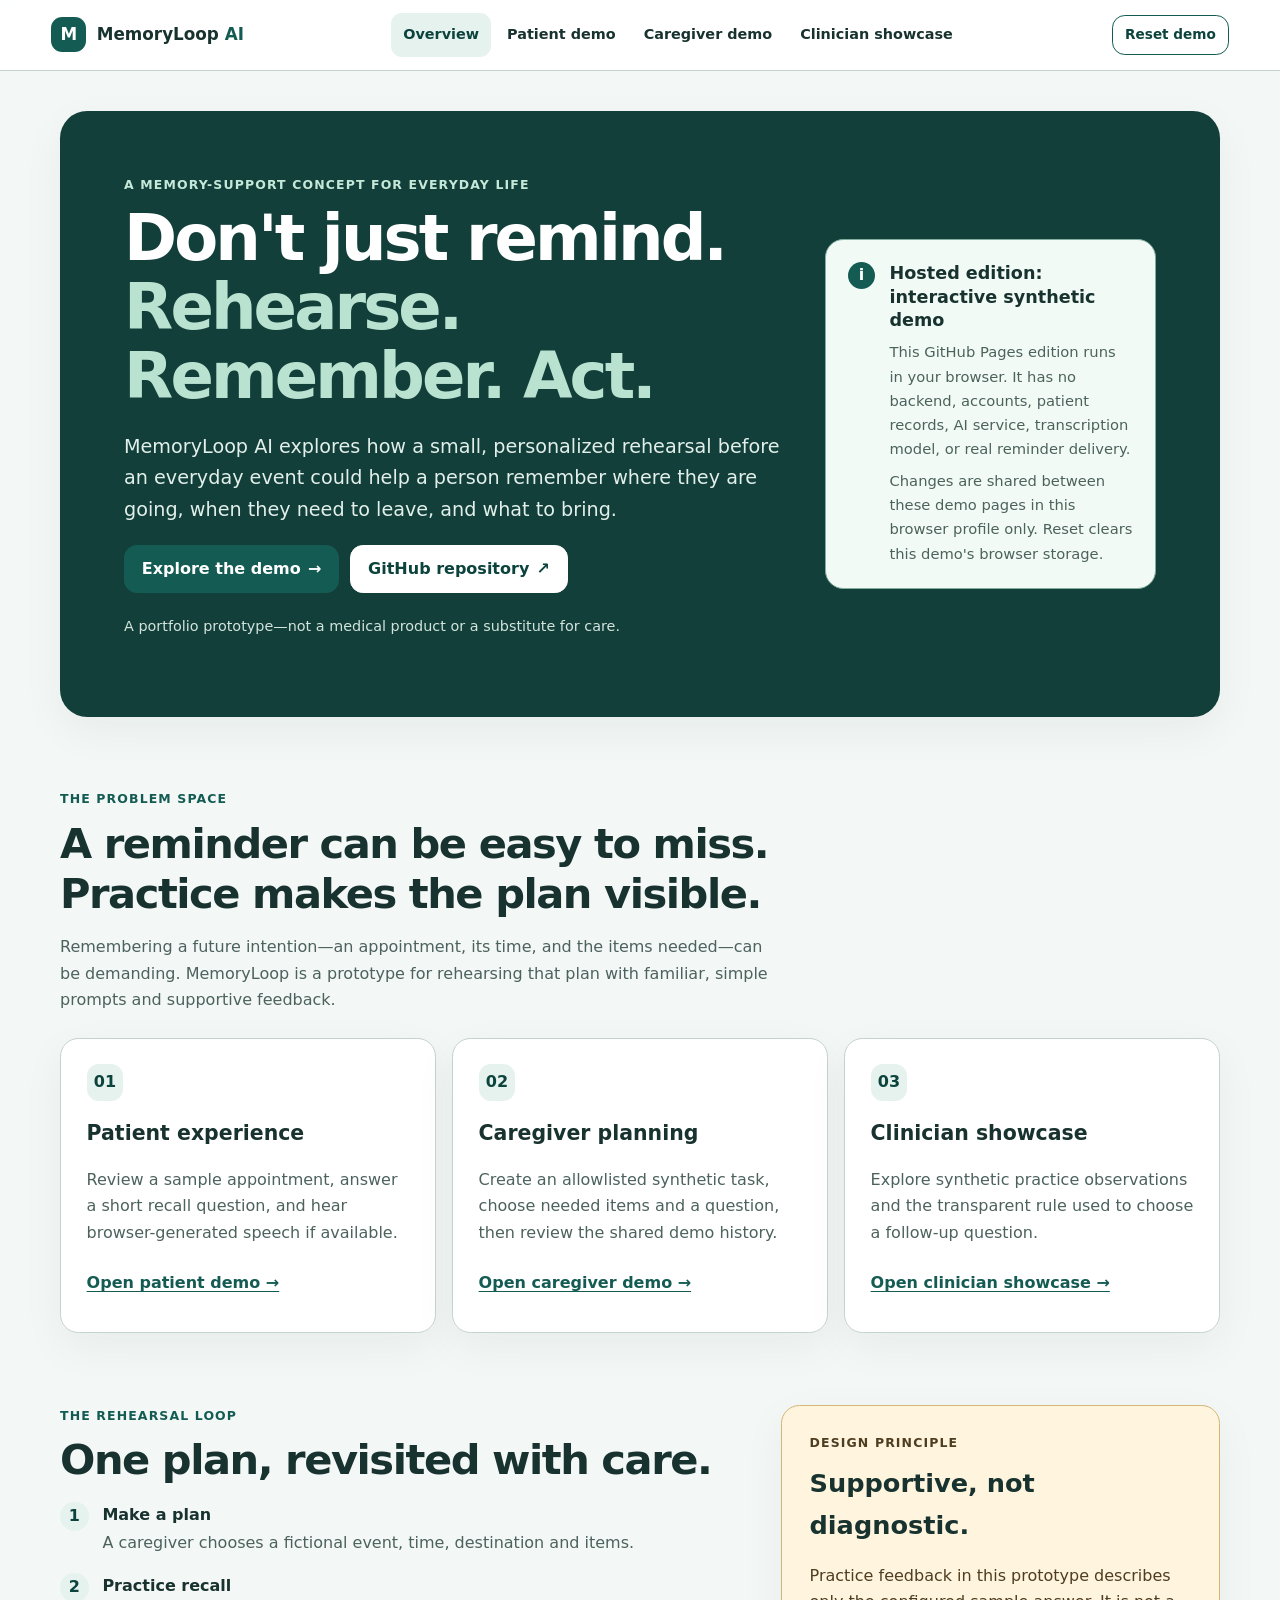
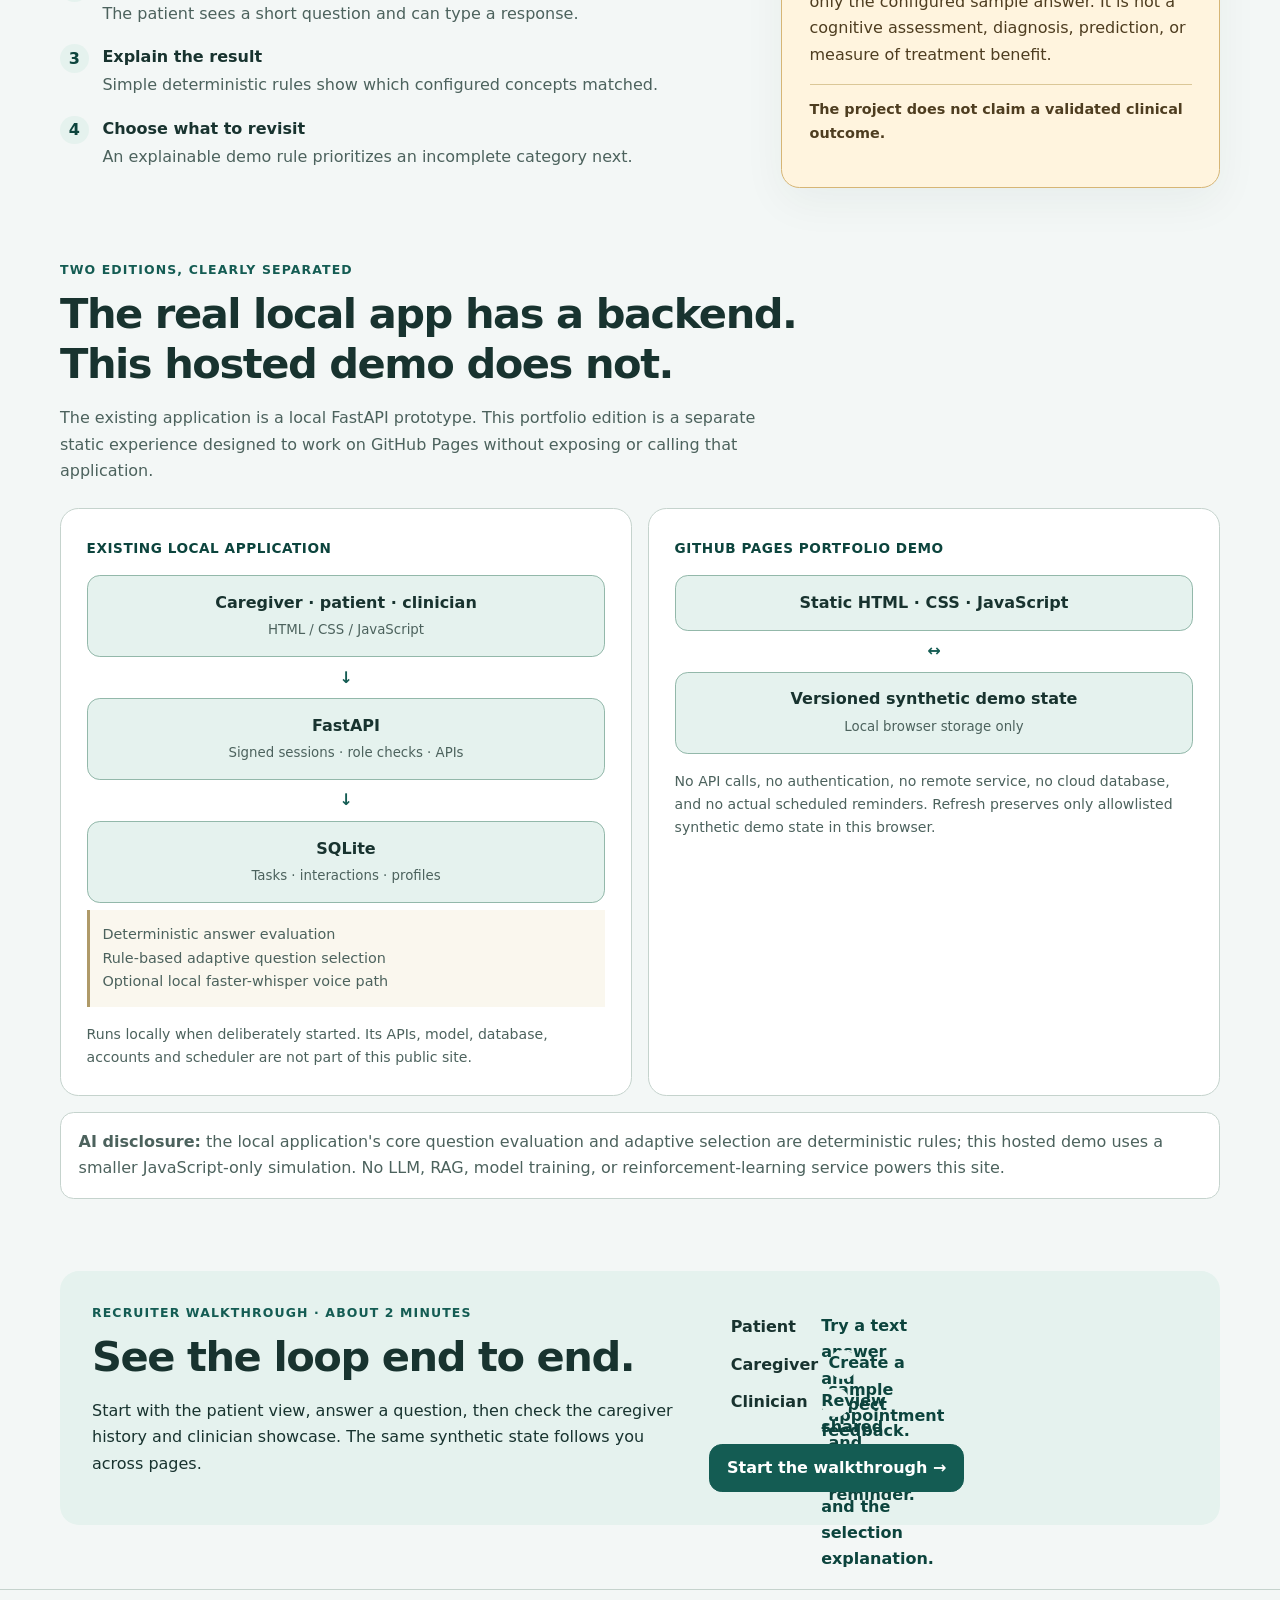
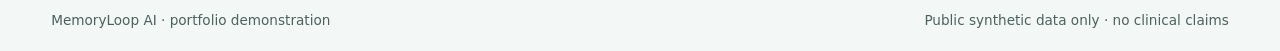
<file: index.html>
<!doctype html>
<html lang="en">
<head>
  <meta charset="utf-8">
  <meta name="viewport" content="width=device-width, initial-scale=1">
  <meta name="color-scheme" content="light">
  <meta name="referrer" content="no-referrer">
  <meta http-equiv="Content-Security-Policy" content="default-src 'self'; script-src 'self'; style-src 'self'; img-src 'self' data:; connect-src 'none'; object-src 'none'; base-uri 'self'; form-action 'self'">
  <title>MemoryLoop AI | Interactive Portfolio Demo</title>
  <link rel="stylesheet" href="demo.css">
  <script src="demo-state.js" defer></script>
  <script src="demo-ui.js" defer></script>
</head>
<body data-page="landing">
  <a class="skip-link" href="#main">Skip to content</a>
  <header class="site-header">
    <a class="brand" href="index.html" aria-label="MemoryLoop AI home">
      <span class="brand-mark" aria-hidden="true">M</span>
      <span>MemoryLoop <span class="brand-light">AI</span></span>
    </a>
    <nav class="primary-nav" aria-label="Main navigation">
      <a href="index.html" aria-current="page">Overview</a>
      <a href="patient.html">Patient demo</a>
      <a href="caregiver.html">Caregiver demo</a>
      <a href="clinician.html">Clinician showcase</a>
    </nav>
    <button class="button button-small button-outline reset-button" type="button" data-reset-demo>Reset demo</button>
  </header>
  <main id="main" class="page-shell">
    <section class="hero hero-grid" aria-labelledby="hero-title">
      <div class="hero-copy">
        <p class="eyebrow">A memory-support concept for everyday life</p>
        <h1 id="hero-title">Don't just remind.<br><span>Rehearse. Remember. Act.</span></h1>
        <p class="hero-lede">MemoryLoop AI explores how a small, personalized rehearsal before an everyday event could help a person remember where they are going, when they need to leave, and what to bring.</p>
        <div class="button-row">
          <a class="button button-primary" href="patient.html">Explore the demo <span aria-hidden="true">→</span></a>
          <a class="button button-light" href="https://github.com/nikhilasds25-bit/sixth-sense" target="_blank" rel="noopener noreferrer">GitHub repository <span aria-hidden="true">↗</span></a>
        </div>
        <p class="hero-caption">A portfolio prototype—not a medical product or a substitute for care.</p>
      </div>
      <aside class="demo-notice" aria-label="Hosted demo limitations">
        <span class="notice-icon" aria-hidden="true">i</span>
        <div>
          <h2>Hosted edition: interactive synthetic demo</h2>
          <p>This GitHub Pages edition runs in your browser. It has no backend, accounts, patient records, AI service, transcription model, or real reminder delivery.</p>
          <p>Changes are shared between these demo pages in this browser profile only. Reset clears this demo's browser storage.</p>
        </div>
      </aside>
    </section>

    <section class="section-block" aria-labelledby="problem-title">
      <div class="section-heading">
        <p class="eyebrow">The problem space</p>
        <h2 id="problem-title">A reminder can be easy to miss.<br>Practice makes the plan visible.</h2>
        <p>Remembering a future intention—an appointment, its time, and the items needed—can be demanding. MemoryLoop is a prototype for rehearsing that plan with familiar, simple prompts and supportive feedback.</p>
      </div>
      <div class="feature-grid three-up">
        <article class="feature-card">
          <span class="feature-number">01</span>
          <h3>Patient experience</h3>
          <p>Review a sample appointment, answer a short recall question, and hear browser-generated speech if available.</p>
          <a class="text-link" href="patient.html">Open patient demo →</a>
        </article>
        <article class="feature-card">
          <span class="feature-number">02</span>
          <h3>Caregiver planning</h3>
          <p>Create an allowlisted synthetic task, choose needed items and a question, then review the shared demo history.</p>
          <a class="text-link" href="caregiver.html">Open caregiver demo →</a>
        </article>
        <article class="feature-card">
          <span class="feature-number">03</span>
          <h3>Clinician showcase</h3>
          <p>Explore synthetic practice observations and the transparent rule used to choose a follow-up question.</p>
          <a class="text-link" href="clinician.html">Open clinician showcase →</a>
        </article>
      </div>
    </section>

    <section class="section-block split-section" aria-labelledby="approach-title">
      <div>
        <p class="eyebrow">The rehearsal loop</p>
        <h2 id="approach-title">One plan, revisited with care.</h2>
        <ol class="step-list">
          <li><span>1</span><div><strong>Make a plan</strong><p>A caregiver chooses a fictional event, time, destination and items.</p></div></li>
          <li><span>2</span><div><strong>Practice recall</strong><p>The patient sees a short question and can type a response.</p></div></li>
          <li><span>3</span><div><strong>Explain the result</strong><p>Simple deterministic rules show which configured concepts matched.</p></div></li>
          <li><span>4</span><div><strong>Choose what to revisit</strong><p>An explainable demo rule prioritizes an incomplete category next.</p></div></li>
        </ol>
      </div>
      <aside class="principle-card">
        <p class="eyebrow">Design principle</p>
        <h3>Supportive, not diagnostic.</h3>
        <p>Practice feedback in this prototype describes only the configured sample answer. It is not a cognitive assessment, diagnosis, prediction, or measure of treatment benefit.</p>
        <p class="principle-foot">The project does not claim a validated clinical outcome.</p>
      </aside>
    </section>

    <section class="section-block" aria-labelledby="architecture-title">
      <div class="section-heading">
        <p class="eyebrow">Two editions, clearly separated</p>
        <h2 id="architecture-title">The real local app has a backend.<br>This hosted demo does not.</h2>
        <p>The existing application is a local FastAPI prototype. This portfolio edition is a separate static experience designed to work on GitHub Pages without exposing or calling that application.</p>
      </div>
      <div class="architecture-grid">
        <article class="architecture-card real-architecture">
          <span class="architecture-label">Existing local application</span>
          <div class="architecture-flow">
            <div class="architecture-node">Caregiver · patient · clinician<br><small>HTML / CSS / JavaScript</small></div>
            <span aria-hidden="true">↓</span>
            <div class="architecture-node">FastAPI<br><small>Signed sessions · role checks · APIs</small></div>
            <span aria-hidden="true">↓</span>
            <div class="architecture-node">SQLite<br><small>Tasks · interactions · profiles</small></div>
            <div class="architecture-side">Deterministic answer evaluation<br>Rule-based adaptive question selection<br>Optional local faster-whisper voice path</div>
          </div>
          <p class="small-note">Runs locally when deliberately started. Its APIs, model, database, accounts and scheduler are not part of this public site.</p>
        </article>
        <article class="architecture-card hosted-architecture">
          <span class="architecture-label">GitHub Pages portfolio demo</span>
          <div class="architecture-flow">
            <div class="architecture-node">Static HTML · CSS · JavaScript</div>
            <span aria-hidden="true">↔</span>
            <div class="architecture-node">Versioned synthetic demo state<br><small>Local browser storage only</small></div>
          </div>
          <p class="small-note">No API calls, no authentication, no remote service, no cloud database, and no actual scheduled reminders. Refresh preserves only allowlisted synthetic demo state in this browser.</p>
        </article>
      </div>
      <p class="disclosure"><strong>AI disclosure:</strong> the local application's core question evaluation and adaptive selection are deterministic rules; this hosted demo uses a smaller JavaScript-only simulation. No LLM, RAG, model training, or reinforcement-learning service powers this site.</p>
    </section>

    <section class="guided-card" aria-labelledby="guided-title">
      <div>
        <p class="eyebrow">Recruiter walkthrough · about 2 minutes</p>
        <h2 id="guided-title">See the loop end to end.</h2>
        <p>Start with the patient view, answer a question, then check the caregiver history and clinician showcase. The same synthetic state follows you across pages.</p>
      </div>
      <ol class="walkthrough-list">
        <li><strong>Patient</strong><span>Try a text answer and inspect feedback.</span></li>
        <li><strong>Caregiver</strong><span>Create a sample appointment and simulate a reminder.</span></li>
        <li><strong>Clinician</strong><span>Review shared demo observations and the selection explanation.</span></li>
      </ol>
      <a class="button button-primary" href="patient.html">Start the walkthrough →</a>
    </section>
  </main>
  <footer class="site-footer">
    <span>MemoryLoop AI · portfolio demonstration</span>
    <span>Public synthetic data only · no clinical claims</span>
  </footer>
  <div class="toast-region" role="status" aria-live="polite" aria-atomic="true" data-toast></div>
</body>
</html>
</file>
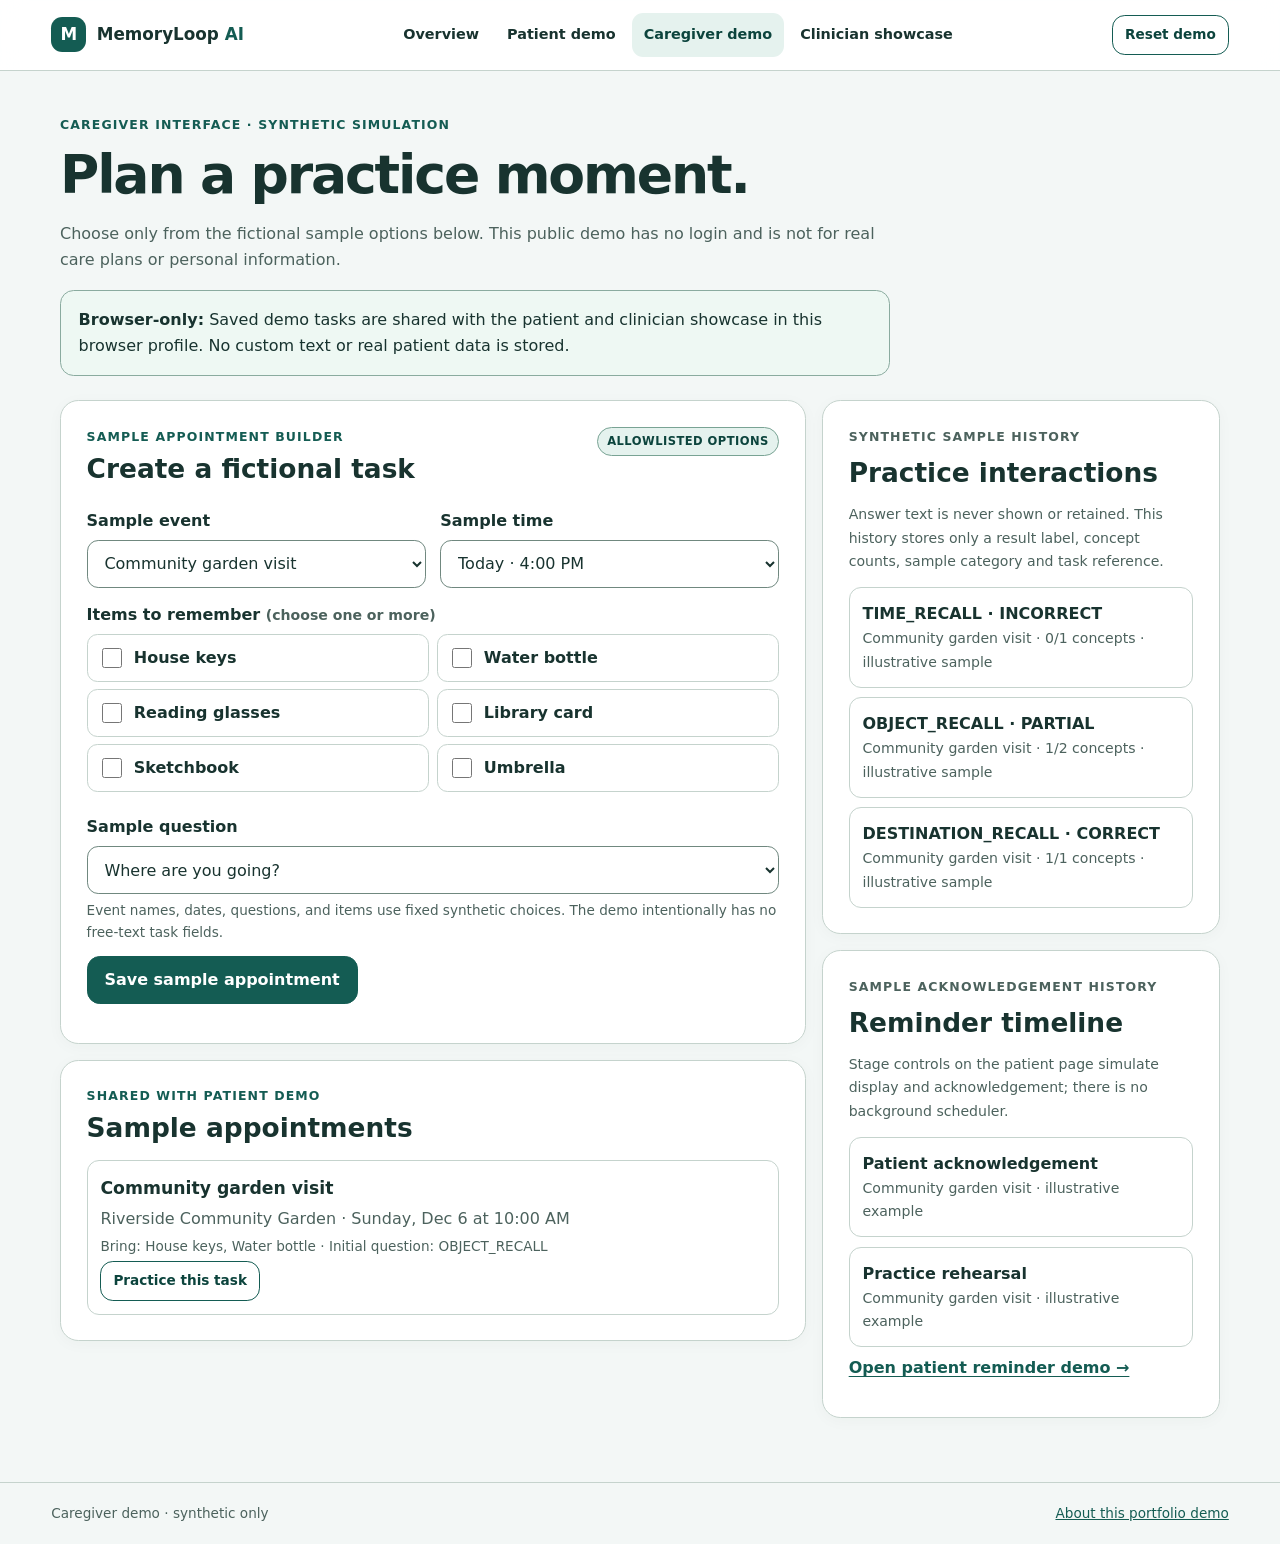
<file: caregiver.html>
<!doctype html>
<html lang="en">
<head>
  <meta charset="utf-8">
  <meta name="viewport" content="width=device-width, initial-scale=1">
  <meta name="color-scheme" content="light">
  <meta name="referrer" content="no-referrer">
  <meta http-equiv="Content-Security-Policy" content="default-src 'self'; script-src 'self'; style-src 'self'; img-src 'self' data:; connect-src 'none'; object-src 'none'; base-uri 'self'; form-action 'self'">
  <title>Caregiver Demo | MemoryLoop AI</title>
  <link rel="stylesheet" href="demo.css">
  <script src="demo-state.js" defer></script>
  <script src="demo-ui.js" defer></script>
</head>
<body data-page="caregiver">
  <a class="skip-link" href="#main">Skip to content</a>
  <header class="site-header">
    <a class="brand" href="index.html"><span class="brand-mark" aria-hidden="true">M</span><span>MemoryLoop <span class="brand-light">AI</span></span></a>
    <nav class="primary-nav" aria-label="Main navigation">
      <a href="index.html">Overview</a><a href="patient.html">Patient demo</a><a href="caregiver.html" aria-current="page">Caregiver demo</a><a href="clinician.html">Clinician showcase</a>
    </nav>
    <button class="button button-small button-outline reset-button" type="button" data-reset-demo>Reset demo</button>
  </header>
  <main id="main" class="page-shell">
    <section class="page-intro">
      <p class="eyebrow">Caregiver interface · synthetic simulation</p>
      <h1>Plan a practice moment.</h1>
      <p>Choose only from the fictional sample options below. This public demo has no login and is not for real care plans or personal information.</p>
      <div class="notice notice-info"><strong>Browser-only:</strong> Saved demo tasks are shared with the patient and clinician showcase in this browser profile. No custom text or real patient data is stored.</div>
    </section>
    <section class="demo-layout caregiver-layout">
      <div class="main-column">
        <article class="panel" aria-labelledby="create-heading">
          <div class="panel-heading"><div><p class="eyebrow">Sample appointment builder</p><h2 id="create-heading">Create a fictional task</h2></div><span class="status-pill">ALLOWLISTED OPTIONS</span></div>
          <form data-task-form>
            <div class="form-grid">
              <div class="form-field">
                <label for="scenario-select">Sample event</label>
                <select id="scenario-select" data-scenario-select></select>
              </div>
              <div class="form-field">
                <label for="slot-select">Sample time</label>
                <select id="slot-select" data-slot-select></select>
              </div>
              <div class="form-field form-field-wide">
                <span class="field-label">Items to remember <span class="small-note">(choose one or more)</span></span>
                <div class="checkbox-grid" data-item-options></div>
              </div>
              <div class="form-field form-field-wide">
                <label for="question-select">Sample question</label>
                <select id="question-select" data-question-select></select>
              </div>
            </div>
            <p class="field-note">Event names, dates, questions, and items use fixed synthetic choices. The demo intentionally has no free-text task fields.</p>
            <button class="button button-primary" type="submit">Save sample appointment</button>
            <div class="inline-message" data-task-message role="status" aria-live="polite"></div>
          </form>
        </article>
        <article class="panel" aria-labelledby="saved-tasks-heading">
          <div class="panel-heading"><div><p class="eyebrow">Shared with patient demo</p><h2 id="saved-tasks-heading">Sample appointments</h2></div></div>
          <div class="task-list" data-caregiver-tasks></div>
        </article>
      </div>
      <aside class="side-column">
        <article class="panel compact-panel" aria-labelledby="history-heading">
          <p class="eyebrow">Synthetic sample history</p>
          <h2 id="history-heading">Practice interactions</h2>
          <p class="small-note">Answer text is never shown or retained. This history stores only a result label, concept counts, sample category and task reference.</p>
          <div class="interaction-list" data-caregiver-interactions></div>
        </article>
        <article class="panel compact-panel" aria-labelledby="caregiver-reminders-heading">
          <p class="eyebrow">Sample acknowledgement history</p>
          <h2 id="caregiver-reminders-heading">Reminder timeline</h2>
          <p class="small-note">Stage controls on the patient page simulate display and acknowledgement; there is no background scheduler.</p>
          <div class="history-list" data-caregiver-reminders></div>
          <a class="text-link" href="patient.html">Open patient reminder demo →</a>
        </article>
      </aside>
    </section>
  </main>
  <footer class="site-footer"><span>Caregiver demo · synthetic only</span><span><a href="index.html">About this portfolio demo</a></span></footer>
  <div class="toast-region" role="status" aria-live="polite" aria-atomic="true" data-toast></div>
</body>
</html>
</file>
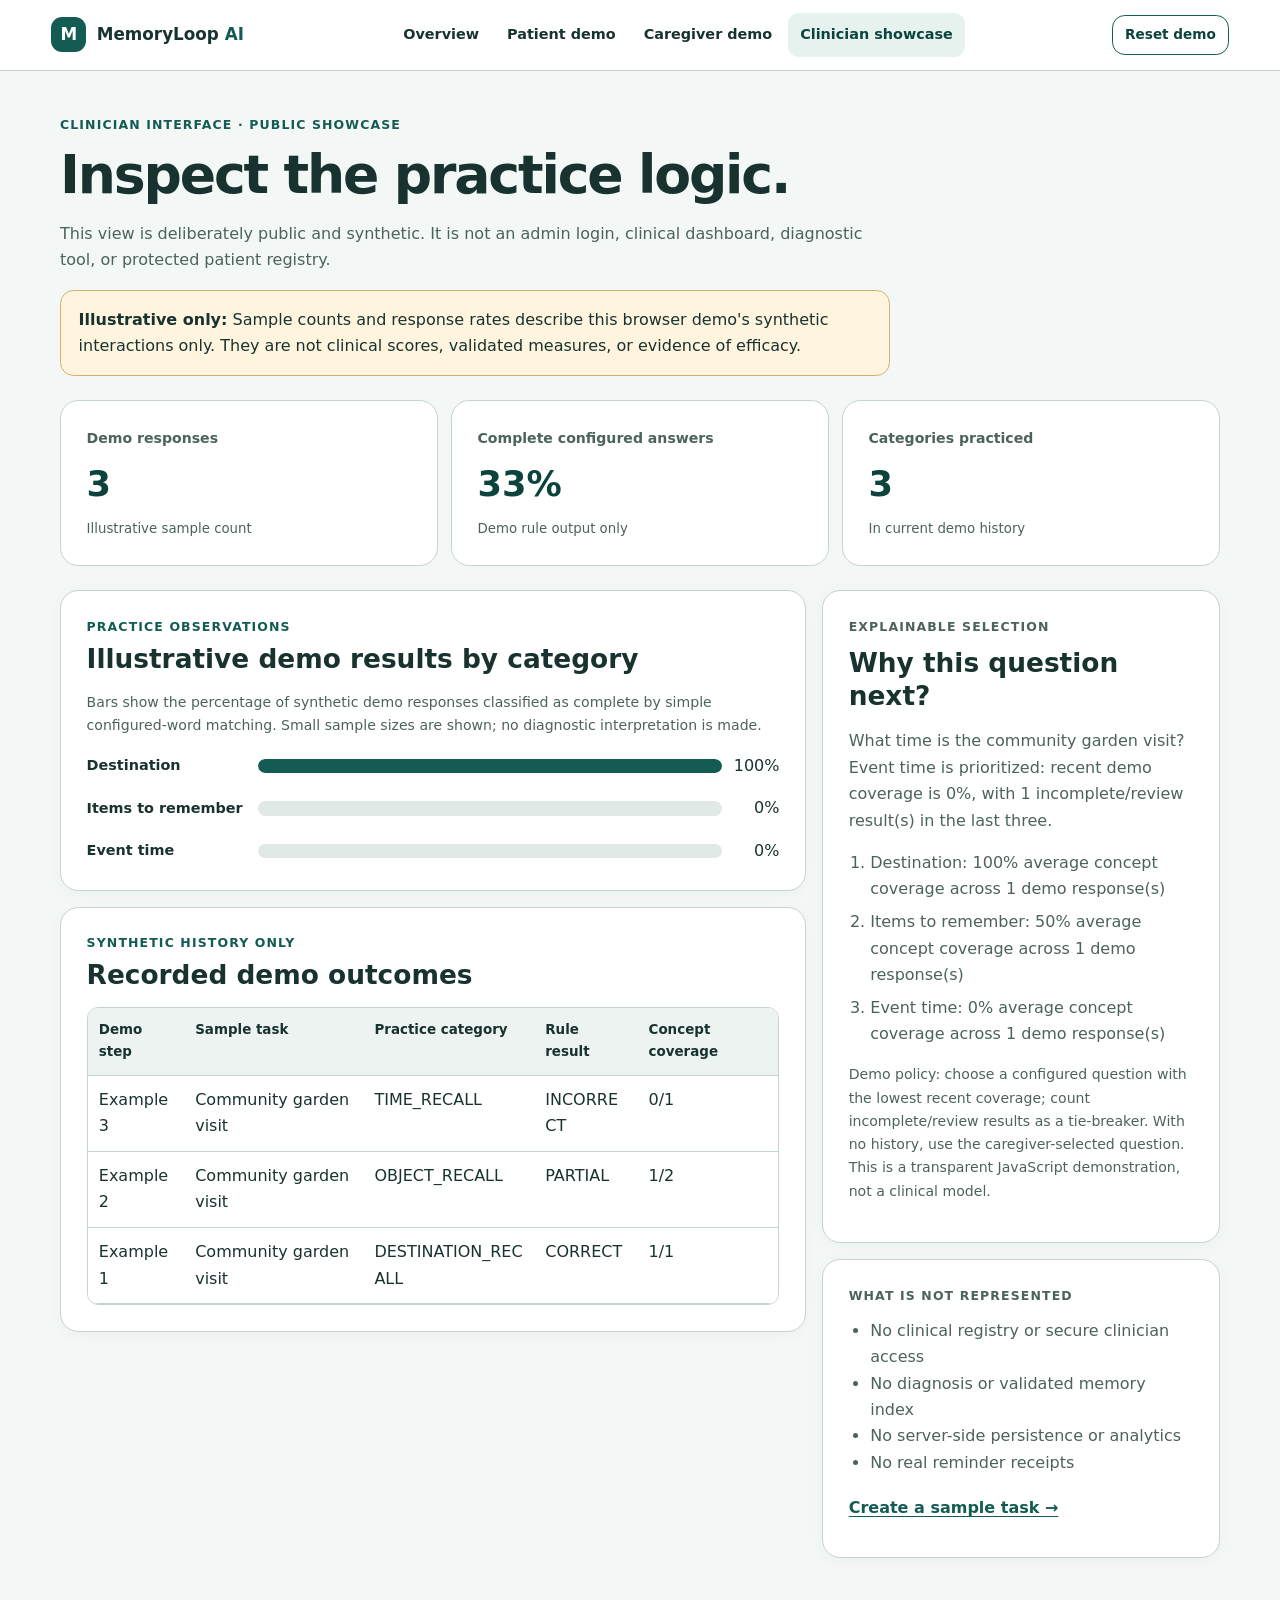
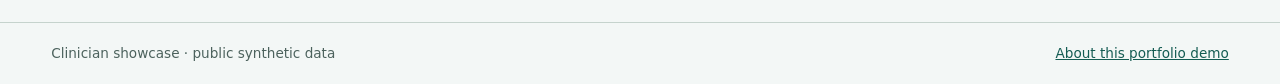
<file: clinician.html>
<!doctype html>
<html lang="en">
<head>
  <meta charset="utf-8">
  <meta name="viewport" content="width=device-width, initial-scale=1">
  <meta name="color-scheme" content="light">
  <meta name="referrer" content="no-referrer">
  <meta http-equiv="Content-Security-Policy" content="default-src 'self'; script-src 'self'; style-src 'self'; img-src 'self' data:; connect-src 'none'; object-src 'none'; base-uri 'self'; form-action 'self'">
  <title>Clinician Showcase | MemoryLoop AI</title>
  <link rel="stylesheet" href="demo.css">
  <script src="demo-state.js" defer></script>
  <script src="demo-ui.js" defer></script>
</head>
<body data-page="clinician">
  <a class="skip-link" href="#main">Skip to content</a>
  <header class="site-header">
    <a class="brand" href="index.html"><span class="brand-mark" aria-hidden="true">M</span><span>MemoryLoop <span class="brand-light">AI</span></span></a>
    <nav class="primary-nav" aria-label="Main navigation">
      <a href="index.html">Overview</a><a href="patient.html">Patient demo</a><a href="caregiver.html">Caregiver demo</a><a href="clinician.html" aria-current="page">Clinician showcase</a>
    </nav>
    <button class="button button-small button-outline reset-button" type="button" data-reset-demo>Reset demo</button>
  </header>
  <main id="main" class="page-shell">
    <section class="page-intro">
      <p class="eyebrow">Clinician interface · public showcase</p>
      <h1>Inspect the practice logic.</h1>
      <p>This view is deliberately public and synthetic. It is not an admin login, clinical dashboard, diagnostic tool, or protected patient registry.</p>
      <div class="notice notice-warning"><strong>Illustrative only:</strong> Sample counts and response rates describe this browser demo's synthetic interactions only. They are not clinical scores, validated measures, or evidence of efficacy.</div>
    </section>
    <section class="metric-grid" aria-label="Synthetic demo observations">
      <article class="metric-card"><span>Demo responses</span><strong data-clinician-total>0</strong><small>Illustrative sample count</small></article>
      <article class="metric-card"><span>Complete configured answers</span><strong data-clinician-complete>0%</strong><small>Demo rule output only</small></article>
      <article class="metric-card"><span>Categories practiced</span><strong data-clinician-categories>0</strong><small>In current demo history</small></article>
    </section>
    <section class="demo-layout clinician-layout">
      <div class="main-column">
        <article class="panel" aria-labelledby="category-heading">
          <div class="panel-heading"><div><p class="eyebrow">Practice observations</p><h2 id="category-heading">Illustrative demo results by category</h2></div></div>
          <p class="small-note">Bars show the percentage of synthetic demo responses classified as complete by simple configured-word matching. Small sample sizes are shown; no diagnostic interpretation is made.</p>
          <div class="category-chart" data-category-chart></div>
        </article>
        <article class="panel" aria-labelledby="interaction-table-heading">
          <div class="panel-heading"><div><p class="eyebrow">Synthetic history only</p><h2 id="interaction-table-heading">Recorded demo outcomes</h2></div></div>
          <div class="table-scroll" role="region" aria-label="Scrollable synthetic interaction history" tabindex="0">
            <table>
              <thead><tr><th scope="col">Demo step</th><th scope="col">Sample task</th><th scope="col">Practice category</th><th scope="col">Rule result</th><th scope="col">Concept coverage</th></tr></thead>
              <tbody data-clinician-interactions></tbody>
            </table>
          </div>
        </article>
      </div>
      <aside class="side-column">
        <article class="panel compact-panel" aria-labelledby="policy-heading">
          <p class="eyebrow">Explainable selection</p>
          <h2 id="policy-heading">Why this question next?</h2>
          <p data-policy-explanation></p>
          <ol class="policy-list" data-policy-evidence></ol>
          <p class="small-note">Demo policy: choose a configured question with the lowest recent coverage; count incomplete/review results as a tie-breaker. With no history, use the caregiver-selected question. This is a transparent JavaScript demonstration, not a clinical model.</p>
        </article>
        <article class="panel compact-panel">
          <p class="eyebrow">What is not represented</p>
          <ul class="plain-list"><li>No clinical registry or secure clinician access</li><li>No diagnosis or validated memory index</li><li>No server-side persistence or analytics</li><li>No real reminder receipts</li></ul>
          <a class="text-link" href="caregiver.html">Create a sample task →</a>
        </article>
      </aside>
    </section>
  </main>
  <footer class="site-footer"><span>Clinician showcase · public synthetic data</span><span><a href="index.html">About this portfolio demo</a></span></footer>
  <div class="toast-region" role="status" aria-live="polite" aria-atomic="true" data-toast></div>
</body>
</html>
</file>
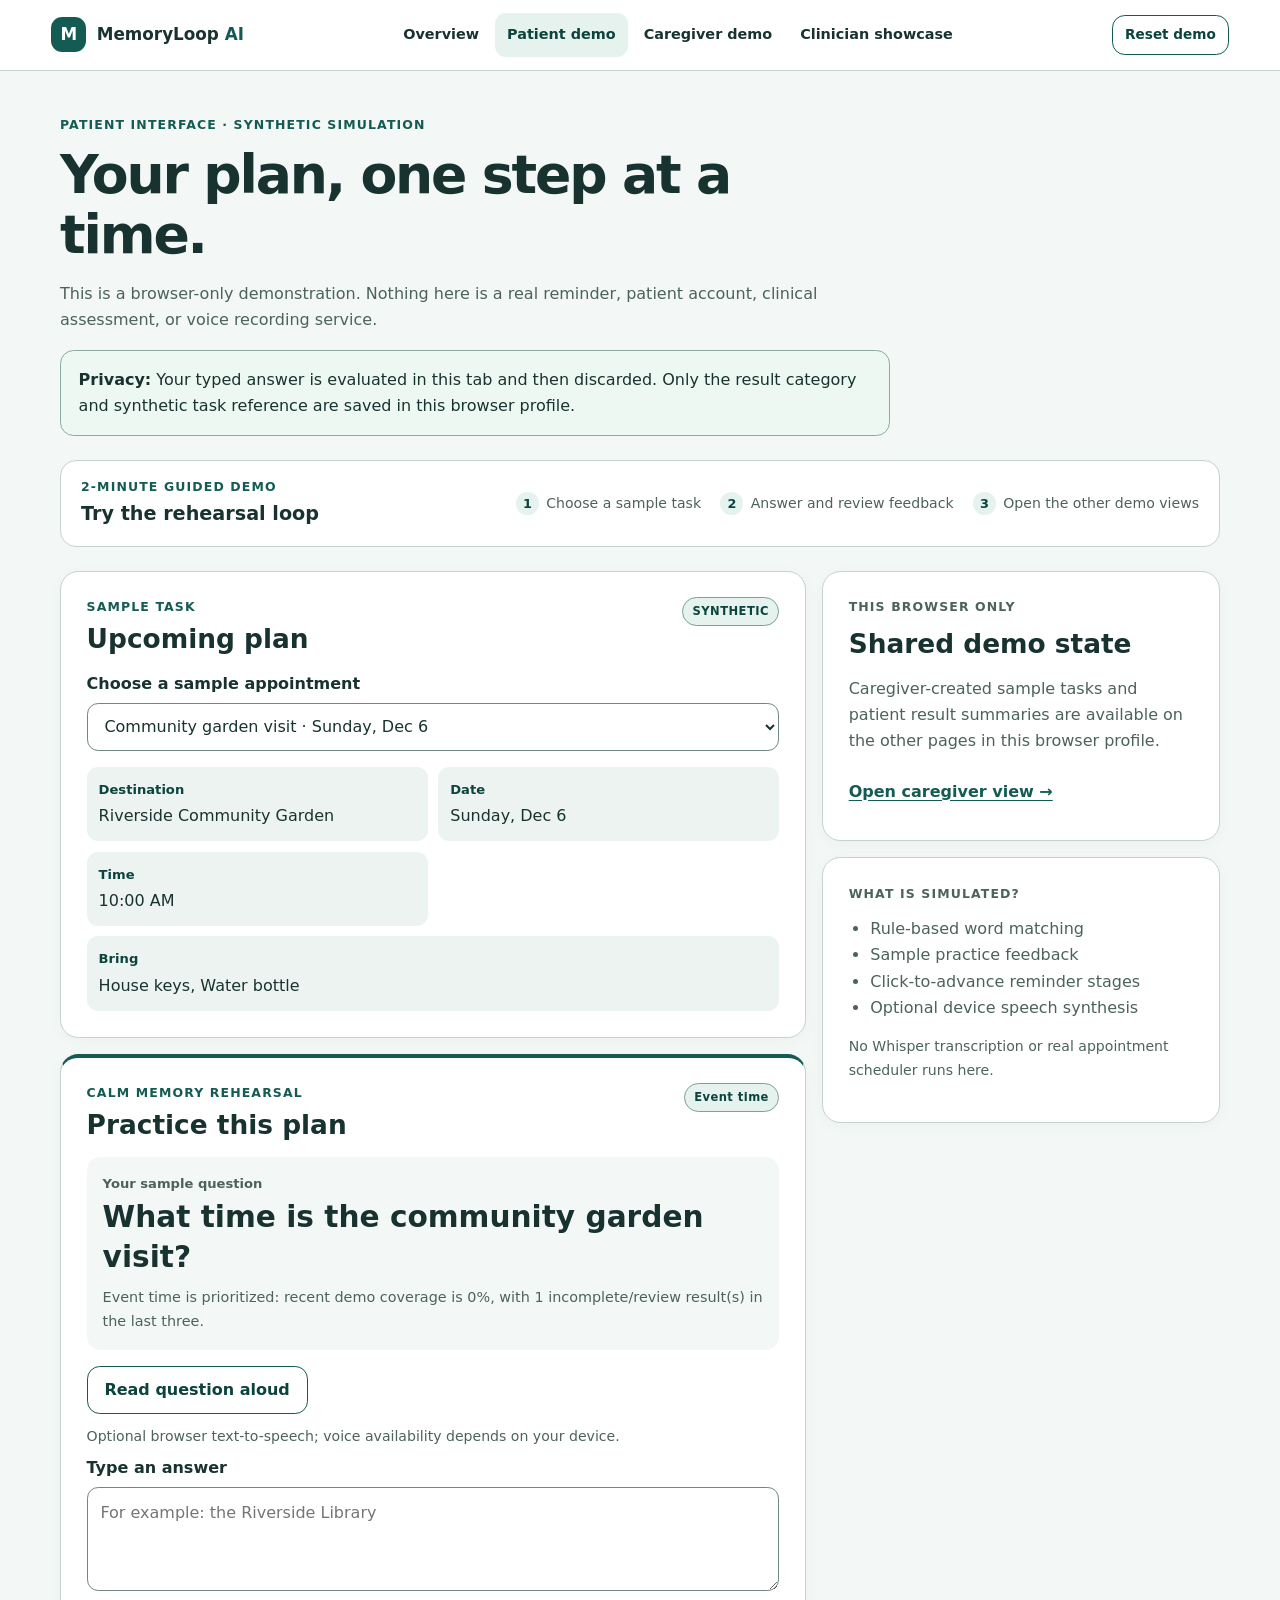
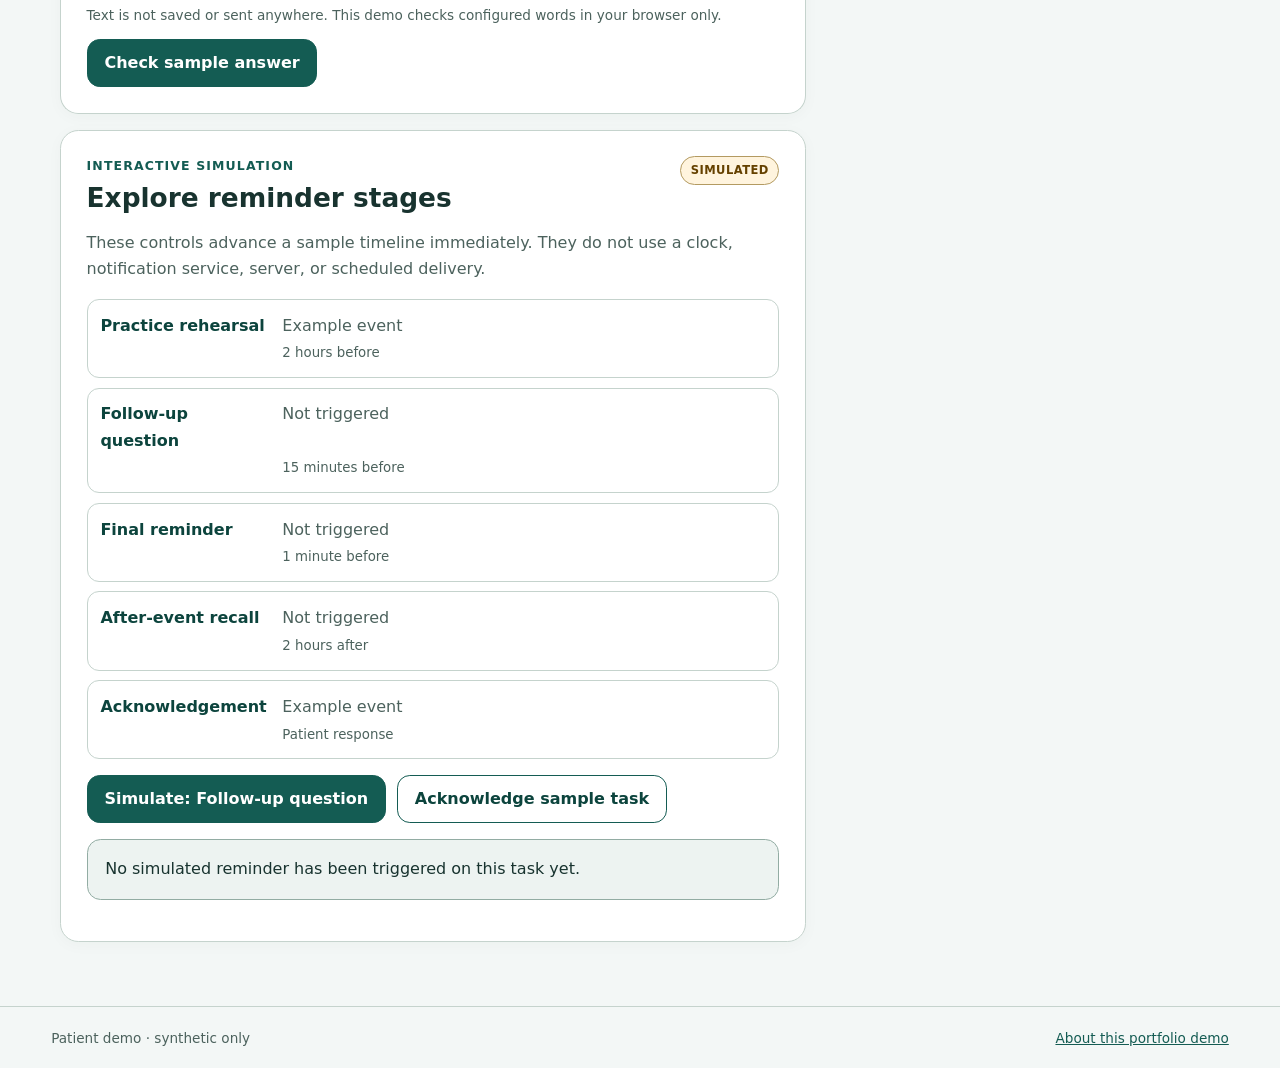
<file: patient.html>
<!doctype html>
<html lang="en">
<head>
  <meta charset="utf-8">
  <meta name="viewport" content="width=device-width, initial-scale=1">
  <meta name="color-scheme" content="light">
  <meta name="referrer" content="no-referrer">
  <meta http-equiv="Content-Security-Policy" content="default-src 'self'; script-src 'self'; style-src 'self'; img-src 'self' data:; connect-src 'none'; object-src 'none'; base-uri 'self'; form-action 'self'">
  <title>Patient Demo | MemoryLoop AI</title>
  <link rel="stylesheet" href="demo.css">
  <script src="demo-state.js" defer></script>
  <script src="demo-ui.js" defer></script>
</head>
<body data-page="patient">
  <a class="skip-link" href="#main">Skip to content</a>
  <header class="site-header">
    <a class="brand" href="index.html"><span class="brand-mark" aria-hidden="true">M</span><span>MemoryLoop <span class="brand-light">AI</span></span></a>
    <nav class="primary-nav" aria-label="Main navigation">
      <a href="index.html">Overview</a><a href="patient.html" aria-current="page">Patient demo</a><a href="caregiver.html">Caregiver demo</a><a href="clinician.html">Clinician showcase</a>
    </nav>
    <button class="button button-small button-outline reset-button" type="button" data-reset-demo>Reset demo</button>
  </header>
  <main id="main" class="page-shell">
    <section class="page-intro patient-intro">
      <p class="eyebrow">Patient interface · synthetic simulation</p>
      <h1>Your plan, one step at a time.</h1>
      <p>This is a browser-only demonstration. Nothing here is a real reminder, patient account, clinical assessment, or voice recording service.</p>
      <div class="notice notice-info"><strong>Privacy:</strong> Your typed answer is evaluated in this tab and then discarded. Only the result category and synthetic task reference are saved in this browser profile.</div>
    </section>
    <section class="guided-strip" aria-labelledby="guide-title">
      <div><p class="eyebrow">2-minute guided demo</p><h2 id="guide-title">Try the rehearsal loop</h2></div>
      <ol><li><span>1</span>Choose a sample task</li><li><span>2</span>Answer and review feedback</li><li><span>3</span>Open the other demo views</li></ol>
    </section>
    <section class="demo-layout">
      <div class="main-column">
        <article class="panel" aria-labelledby="task-heading">
          <div class="panel-heading">
            <div><p class="eyebrow">Sample task</p><h2 id="task-heading">Upcoming plan</h2></div>
            <span class="status-pill">SYNTHETIC</span>
          </div>
          <label for="patient-task-select">Choose a sample appointment</label>
          <select id="patient-task-select" data-patient-task></select>
          <div class="task-summary" data-task-summary aria-live="polite"></div>
        </article>

        <article class="panel practice-panel" aria-labelledby="practice-heading">
          <div class="panel-heading">
            <div><p class="eyebrow">Calm memory rehearsal</p><h2 id="practice-heading">Practice this plan</h2></div>
            <span class="category-pill" data-question-category></span>
          </div>
          <div class="question-card">
            <p class="question-label">Your sample question</p>
            <p class="question-prompt" data-question-prompt></p>
            <p class="selection-reason" data-selection-reason></p>
          </div>
          <div class="button-row">
            <button class="button button-outline" type="button" data-speak-question>Read question aloud</button>
            <span class="small-note">Optional browser text-to-speech; voice availability depends on your device.</span>
          </div>
          <form data-answer-form>
            <label for="answer-input">Type an answer</label>
            <textarea id="answer-input" rows="3" maxlength="240" autocomplete="off" placeholder="For example: the Riverside Library"></textarea>
            <p class="field-note">Text is not saved or sent anywhere. This demo checks configured words in your browser only.</p>
            <button class="button button-primary" type="submit">Check sample answer</button>
          </form>
          <div class="result-box" data-answer-result role="status" aria-live="polite" tabindex="-1" hidden></div>
          <button class="button button-outline" type="button" data-next-question hidden>Try the next practice question</button>
        </article>

        <article class="panel" aria-labelledby="reminder-heading">
          <div class="panel-heading"><div><p class="eyebrow">Interactive simulation</p><h2 id="reminder-heading">Explore reminder stages</h2></div><span class="status-pill status-simulated">SIMULATED</span></div>
          <p>These controls advance a sample timeline immediately. They do not use a clock, notification service, server, or scheduled delivery.</p>
          <div class="reminder-stage-list" data-reminder-stages></div>
          <div class="button-row">
            <button class="button button-primary" type="button" data-simulate-reminder>Simulate next reminder</button>
            <button class="button button-outline" type="button" data-acknowledge-task>Acknowledge sample task</button>
          </div>
          <div class="notice notice-simulated" data-reminder-notice role="status" aria-live="polite">No simulated reminder has been triggered yet.</div>
        </article>
      </div>
      <aside class="side-column">
        <article class="panel compact-panel">
          <p class="eyebrow">This browser only</p>
          <h2>Shared demo state</h2>
          <p>Caregiver-created sample tasks and patient result summaries are available on the other pages in this browser profile.</p>
          <a class="text-link" href="caregiver.html">Open caregiver view →</a>
        </article>
        <article class="panel compact-panel">
          <p class="eyebrow">What is simulated?</p>
          <ul class="plain-list"><li>Rule-based word matching</li><li>Sample practice feedback</li><li>Click-to-advance reminder stages</li><li>Optional device speech synthesis</li></ul>
          <p class="small-note">No Whisper transcription or real appointment scheduler runs here.</p>
        </article>
      </aside>
    </section>
  </main>
  <footer class="site-footer"><span>Patient demo · synthetic only</span><span><a href="index.html">About this portfolio demo</a></span></footer>
  <div class="toast-region" role="status" aria-live="polite" aria-atomic="true" data-toast></div>
</body>
</html>
</file>
<file: demo.css>
:root {
  color-scheme: light;
  --page: #f3f7f6;
  --card: #ffffff;
  --card-soft: #edf3f1;
  --primary: #145c53;
  --primary-dark: #0c443d;
  --primary-soft: #e5f2ee;
  --ink: #18332f;
  --muted: #4c625d;
  --line: #c5d3cd;
  --gold: #754600;
  --gold-soft: #fff4de;
  --danger: #8c2723;
  --danger-soft: #fcecea;
  --success: #1f6047;
  --success-soft: #e7f4ec;
  --focus: #165ec9;
  --shadow: 0 14px 44px #18332f0d;
  font-family: system-ui, -apple-system, "Segoe UI", sans-serif;
  color: var(--ink);
  background: var(--page);
}

* { box-sizing: border-box; }
html { scroll-behavior: smooth; scroll-padding-top: 1rem; }
body { margin: 0; min-width: 320px; min-height: 100vh; background: var(--page); font-size: 1rem; line-height: 1.65; }
button, input, select, textarea { font: inherit; }
button, a, input, select, textarea { touch-action: manipulation; }
a { color: var(--primary); }
a:hover { color: var(--primary-dark); }
button { cursor: pointer; }
:focus-visible { outline: 3px solid var(--focus); outline-offset: 3px; }
[hidden] { display: none !important; }

.skip-link { position: absolute; z-index: 10; left: 1rem; top: -5rem; padding: .7rem 1rem; border-radius: .7rem; background: #fff; color: var(--ink); }
.skip-link:focus { top: 1rem; }
.site-header { position: sticky; z-index: 5; top: 0; display: flex; align-items: center; justify-content: space-between; gap: 1rem; padding: .8rem clamp(1rem, 4vw, 3.5rem); background: #ffffffed; border-bottom: 1px solid var(--line); backdrop-filter: blur(12px); }
.brand { display: inline-flex; align-items: center; gap: .65rem; color: var(--ink); text-decoration: none; font-weight: 800; font-size: 1.05rem; white-space: nowrap; }
.brand-mark { display: inline-grid; width: 2.2rem; height: 2.2rem; place-items: center; border-radius: .7rem; background: var(--primary); color: #fff; font-weight: 800; }
.brand-light { color: var(--primary); }
.primary-nav { display: flex; flex-wrap: wrap; justify-content: center; gap: .25rem; }
.primary-nav a { display: inline-flex; min-height: 44px; align-items: center; padding: .45rem .75rem; border-radius: .7rem; color: var(--ink); text-decoration: none; font-size: .9rem; font-weight: 650; }
.primary-nav a:hover, .primary-nav a[aria-current="page"] { background: var(--primary-soft); color: var(--primary-dark); }
.page-shell { width: min(1160px, 100% - 2rem); margin: 0 auto; padding: 2rem 0 4rem; }
.hero { margin: .5rem 0 4.5rem; border-radius: 1.7rem; background: #123f3a; color: #fff; box-shadow: var(--shadow); }
.hero-grid { display: grid; grid-template-columns: minmax(0, 1.4fr) minmax(270px, .7fr); align-items: center; gap: 2.5rem; padding: clamp(1.5rem, 5vw, 4.2rem); }
.hero-copy h1 { max-width: 15ch; margin: .55rem 0 1rem; font-size: clamp(2.3rem, 5vw, 4.2rem); line-height: 1.08; letter-spacing: -.045em; }
.hero-copy h1 span { color: #b9e2d1; }
.hero-lede { max-width: 61ch; color: #e2efea; font-size: clamp(1.05rem, 1.5vw, 1.2rem); }
.hero-caption { margin-top: 1.4rem; color: #d3e4dd; font-size: .9rem; }
.eyebrow { margin: 0 0 .55rem; color: var(--primary); font-size: .78rem; font-weight: 800; letter-spacing: .09em; text-transform: uppercase; }
.hero .eyebrow { color: #c5e8d8; }
.button-row { display: flex; flex-wrap: wrap; align-items: center; gap: .7rem; margin-top: 1rem; }
.button { display: inline-flex; min-height: 48px; align-items: center; justify-content: center; gap: .45rem; padding: .72rem 1.05rem; border: 1.5px solid var(--line); border-radius: .8rem; background: #fff; color: var(--primary-dark); text-decoration: none; font-weight: 750; line-height: 1.25; }
.button:hover { background: var(--primary-soft); color: var(--primary-dark); }
.button-primary { border-color: var(--primary); background: var(--primary); color: #fff; }
.button-primary:hover { border-color: var(--primary-dark); background: var(--primary-dark); color: #fff; }
.button-light { border-color: #fff; background: #fff; color: var(--primary-dark); }
.button-light:hover { background: #eaf5f0; }
.button-outline { border-color: var(--primary); background: #fff; color: var(--primary-dark); }
.button-small { min-height: 40px; padding: .5rem .75rem; font-size: .85rem; }
.demo-notice { display: flex; gap: .9rem; align-items: flex-start; padding: 1.35rem; border: 1px solid #83ad9f; border-radius: 1.15rem; background: #f2faf6; color: var(--ink); }
.demo-notice h2 { margin: 0 0 .45rem; font-size: 1.1rem; line-height: 1.35; }
.demo-notice p { margin: .45rem 0 0; color: var(--muted); font-size: .92rem; }
.notice-icon { display: grid; width: 1.7rem; height: 1.7rem; flex: 0 0 auto; place-items: center; border-radius: 50%; background: var(--primary); color: #fff; font-weight: 800; }
.section-block { margin: 4.5rem 0; }
.section-heading { max-width: 760px; margin-bottom: 1.5rem; }
.section-heading h2, .split-section h2, .guided-card h2 { margin: 0 0 .7rem; font-size: clamp(1.8rem, 3.4vw, 2.6rem); line-height: 1.2; letter-spacing: -.035em; }
.section-heading > p:last-child { max-width: 70ch; color: var(--muted); }
.feature-grid { display: grid; gap: 1rem; }
.three-up { grid-template-columns: repeat(3, minmax(0, 1fr)); }
.feature-card, .panel, .principle-card, .architecture-card, .metric-card { min-width: 0; padding: clamp(1rem, 2.5vw, 1.6rem); border: 1px solid var(--line); border-radius: 1.15rem; background: var(--card); box-shadow: var(--shadow); }
.feature-number { display: inline-flex; min-width: 2.3rem; min-height: 2.3rem; align-items: center; justify-content: center; border-radius: .75rem; background: var(--primary-soft); color: var(--primary-dark); font-weight: 850; }
.feature-card h3 { margin: 1rem 0 .35rem; font-size: 1.28rem; }
.feature-card p { color: var(--muted); }
.text-link { display: inline-block; min-height: 44px; padding: .5rem 0; font-weight: 750; text-underline-offset: .2em; }
.split-section { display: grid; grid-template-columns: minmax(0, 1.1fr) minmax(260px, .7fr); align-items: center; gap: 2rem; }
.step-list, .walkthrough-list, .plain-list, .policy-list { padding-left: 1.35rem; }
.step-list { list-style: none; padding-left: 0; }
.step-list li { display: flex; gap: .85rem; align-items: flex-start; margin: 1.05rem 0; }
.step-list li > span, .walkthrough-list li > span, .guided-strip li span { display: inline-grid; width: 1.8rem; height: 1.8rem; flex: 0 0 auto; place-items: center; border-radius: 50%; background: var(--primary-soft); color: var(--primary-dark); font-weight: 800; }
.step-list strong { display: block; }
.step-list p { margin: .1rem 0 0; color: var(--muted); }
.principle-card { padding: 1.7rem; background: var(--gold-soft); border-color: #d6b575; }
.principle-card h3 { margin: .3rem 0 .6rem; font-size: 1.6rem; }
.principle-card p { color: #4e3d20; }
.principle-foot { border-top: 1px solid #dbc797; padding-top: .8rem; font-size: .9rem; font-weight: 700; }
.architecture-grid { display: grid; grid-template-columns: repeat(2, minmax(0, 1fr)); gap: 1rem; }
.architecture-card { box-shadow: none; }
.architecture-label { display: inline-block; margin-bottom: 1rem; color: var(--primary-dark); font-size: .85rem; font-weight: 850; letter-spacing: .04em; text-transform: uppercase; }
.architecture-flow { display: grid; justify-items: center; gap: .45rem; }
.architecture-flow > span { color: var(--primary); font-weight: 900; }
.architecture-node { width: 100%; padding: .85rem; border: 1px solid #93b8aa; border-radius: .8rem; background: var(--primary-soft); text-align: center; font-weight: 750; }
.architecture-node small { color: var(--muted); font-weight: 500; }
.architecture-side { width: 100%; padding: .8rem; border-left: 3px solid #af9a68; background: #faf7ee; color: var(--muted); font-size: .9rem; }
.small-note { color: var(--muted); font-size: .88rem; }
.architecture-card .small-note { margin: 1rem 0 0; }
.disclosure, .notice { padding: 1rem 1.1rem; border: 1px solid var(--line); border-radius: .85rem; background: #fff; }
.disclosure { margin-top: 1rem; color: var(--muted); }
.guided-card { display: grid; grid-template-columns: minmax(0, 1.1fr) minmax(0, .9fr); grid-template-rows: auto auto; align-items: center; gap: 1rem 2rem; padding: clamp(1.2rem, 3vw, 2rem); border-radius: 1.2rem; background: var(--primary-soft); }
.guided-card > div:first-child { grid-column: 1; grid-row: 1 / span 2; min-width: 0; }
.guided-card > .walkthrough-list { grid-column: 2; grid-row: 1; min-width: 0; }
.guided-card > .button { grid-column: 2; grid-row: 2; justify-self: start; }
.walkthrough-list { margin: 0; }
.walkthrough-list li { display: flex; gap: .65rem; align-items: center; margin: .55rem 0; }
.walkthrough-list strong { min-width: 5rem; }
.walkthrough-list span { display: inline; width: auto; height: auto; background: none; color: var(--muted); font-weight: 500; }

.page-intro { max-width: 830px; margin: .8rem 0 1.5rem; }
.page-intro h1 { margin: .3rem 0 .65rem; font-size: clamp(2rem, 4.5vw, 3.35rem); letter-spacing: -.04em; line-height: 1.12; }
.page-intro > p:not(.eyebrow) { color: var(--muted); }
.notice { margin: 1rem 0; }
.notice-info { border-color: #8aab9f; background: #eef8f3; }
.notice-warning { border-color: #d2b16f; background: var(--gold-soft); }
.notice-simulated { margin-top: 1rem; border-color: #92aca3; background: var(--card-soft); }
.guided-strip { display: flex; justify-content: space-between; align-items: center; gap: 1rem; margin: 1.5rem 0; padding: 1rem 1.25rem; border: 1px solid var(--line); border-radius: 1rem; background: #fff; }
.guided-strip h2 { margin: 0; font-size: 1.2rem; }
.guided-strip .eyebrow { margin: 0; }
.guided-strip ol { display: flex; flex-wrap: wrap; gap: .75rem 1.2rem; margin: 0; padding: 0; list-style: none; color: var(--muted); font-size: .88rem; }
.guided-strip li { display: flex; align-items: center; gap: .45rem; }
.guided-strip li span { width: 1.45rem; height: 1.45rem; font-size: .8rem; }
.demo-layout { display: grid; grid-template-columns: minmax(0, 1.5fr) minmax(260px, .8fr); align-items: start; gap: 1rem; }
.main-column, .side-column { display: grid; gap: 1rem; min-width: 0; }
.panel { box-shadow: 0 3px 16px #18332f08; }
.panel h2 { margin: 0; font-size: clamp(1.25rem, 2.2vw, 1.65rem); line-height: 1.25; }
.panel-heading { display: flex; justify-content: space-between; align-items: flex-start; gap: 1rem; margin-bottom: 1rem; }
.panel-heading .eyebrow { margin-bottom: .25rem; }
.panel > p { color: var(--muted); }
.status-pill, .category-pill { display: inline-flex; align-items: center; min-height: 1.8rem; padding: .25rem .6rem; border: 1px solid #79a394; border-radius: 99px; background: var(--primary-soft); color: var(--primary-dark); font-size: .72rem; font-weight: 850; letter-spacing: .04em; white-space: nowrap; }
.status-simulated { border-color: #b39a61; background: var(--gold-soft); color: #654100; }
label, .field-label { display: block; margin: .45rem 0 .35rem; font-weight: 750; }
select, textarea { width: 100%; min-height: 48px; padding: .7rem .8rem; border: 1.5px solid #70887f; border-radius: .7rem; background: #fff; color: var(--ink); }
textarea { resize: vertical; }
select:disabled, button:disabled { cursor: not-allowed; opacity: .7; }
.task-summary { display: grid; grid-template-columns: repeat(2, minmax(0, 1fr)); gap: .65rem; margin-top: 1rem; }
.summary-item { padding: .75rem; border-radius: .7rem; background: var(--card-soft); overflow-wrap: anywhere; }
.summary-item strong { display: block; color: var(--primary-dark); font-size: .82rem; }
.summary-item span { display: block; margin-top: .15rem; }
.summary-wide { grid-column: 1 / -1; }
.practice-panel { border-top: 4px solid var(--primary); }
.question-card { margin: 1rem 0; padding: 1rem; border-radius: .85rem; background: #f3f8f6; }
.question-label { margin: 0; color: var(--muted); font-size: .82rem; font-weight: 700; }
.question-prompt { margin: .25rem 0; font-size: clamp(1.35rem, 2.7vw, 1.85rem); font-weight: 750; line-height: 1.35; }
.selection-reason { margin: .5rem 0 0; color: var(--muted); font-size: .9rem; }
.field-note { margin: .3rem 0 .8rem; color: var(--muted); font-size: .85rem; }
.result-box { margin: 1rem 0; padding: 1rem; border: 1px solid #76a28f; border-radius: .8rem; background: var(--success-soft); }
.result-box[data-status="partial"], .result-box[data-status="review"] { border-color: #c09a4d; background: var(--gold-soft); }
.result-box[data-status="incorrect"] { border-color: #bd7b74; background: var(--danger-soft); }
.result-box h3 { margin: 0 0 .3rem; }
.result-box p { margin: .3rem 0; }
.reminder-stage-list, .task-list, .interaction-list, .history-list { display: grid; gap: .6rem; }
.stage-row, .task-row, .history-row, .interaction-row { padding: .8rem; border: 1px solid var(--line); border-radius: .75rem; background: #fff; }
.stage-row { display: grid; grid-template-columns: minmax(90px, .35fr) minmax(0, 1fr); gap: .2rem .8rem; }
.stage-row strong { color: var(--primary-dark); }
.stage-row span { color: var(--muted); }
.stage-row small { grid-column: 2; color: var(--muted); }
.task-row h3 { margin: 0; font-size: 1.08rem; }
.task-row p { margin: .2rem 0; color: var(--muted); }
.task-row .task-meta { font-size: .85rem; }
.compact-panel h2 { margin: .2rem 0 .7rem; }
.plain-list { margin: .7rem 0; color: var(--muted); }
.history-row strong, .interaction-row strong { display: block; }
.history-row span, .interaction-row span { display: block; color: var(--muted); font-size: .88rem; }
.form-grid { display: grid; grid-template-columns: repeat(2, minmax(0, 1fr)); gap: .9rem; }
.form-field { min-width: 0; }
.form-field-wide { grid-column: 1 / -1; }
.field-label { margin-top: 0; }
.checkbox-grid { display: grid; grid-template-columns: repeat(2, minmax(0, 1fr)); gap: .45rem; }
.checkbox-choice { display: flex; align-items: center; gap: .55rem; min-height: 48px; padding: .45rem .65rem; border: 1px solid var(--line); border-radius: .65rem; background: #fff; }
.checkbox-choice input { width: 1.25rem; height: 1.25rem; flex: 0 0 auto; accent-color: var(--primary); }
.checkbox-choice label { margin: 0; font-weight: 600; }
.inline-message { margin: .8rem 0 0; color: var(--primary-dark); font-weight: 700; }
.metric-grid { display: grid; grid-template-columns: repeat(3, minmax(0, 1fr)); gap: .8rem; margin: 1.5rem 0; }
.metric-card { box-shadow: none; }
.metric-card span, .metric-card strong, .metric-card small { display: block; }
.metric-card span { color: var(--muted); font-size: .88rem; font-weight: 700; }
.metric-card strong { margin: .3rem 0; color: var(--primary-dark); font-size: clamp(1.6rem, 3vw, 2.2rem); overflow-wrap: anywhere; }
.metric-card small { color: var(--muted); }
.category-chart { display: grid; gap: 1rem; margin-top: 1rem; }
.category-row { display: grid; grid-template-columns: minmax(115px, .35fr) minmax(0, 1fr) 3rem; align-items: center; gap: .6rem; }
.category-row > strong { font-size: .9rem; }
.bar-track { height: .9rem; overflow: hidden; border-radius: 99px; background: #e0e9e5; }
.bar-fill { height: 100%; border-radius: inherit; background: var(--primary); }
.category-row > span { text-align: right; font-variant-numeric: tabular-nums; }
.table-scroll { max-width: 100%; overflow: auto; border: 1px solid var(--line); border-radius: .7rem; }
table { width: 100%; min-width: 570px; border-collapse: collapse; background: #fff; }
th, td { padding: .7rem; border-bottom: 1px solid var(--line); text-align: left; vertical-align: top; }
th { background: var(--card-soft); color: var(--ink); font-size: .84rem; }
td { overflow-wrap: anywhere; }
.policy-list li { margin: .4rem 0; color: var(--muted); }
.site-footer { display: flex; justify-content: space-between; gap: 1rem; padding: 1.2rem clamp(1rem, 4vw, 3.5rem); border-top: 1px solid var(--line); color: var(--muted); font-size: .85rem; }
.toast-region { position: fixed; right: 1rem; bottom: 1rem; z-index: 20; max-width: min(28rem, calc(100vw - 2rem)); padding: .8rem 1rem; border-radius: .8rem; background: var(--ink); color: #fff; box-shadow: var(--shadow); }
.toast-region:empty { display: none; }

@media (max-width: 900px) {
  .site-header { position: static; flex-wrap: wrap; }
  .primary-nav { order: 3; width: 100%; justify-content: flex-start; }
  .hero-grid { grid-template-columns: minmax(0, 1fr); }
  .demo-layout { grid-template-columns: minmax(0, 1fr); }
  .side-column { grid-template-columns: repeat(2, minmax(0, 1fr)); }
}
@media (max-width: 680px) {
  .page-shell { width: min(100% - 1.2rem, 1160px); padding-top: 1rem; }
  .three-up, .architecture-grid, .split-section, .guided-card { grid-template-columns: minmax(0, 1fr); }
  .guided-card > div:first-child, .guided-card > .walkthrough-list, .guided-card > .button { grid-column: 1; grid-row: auto; }
  .guided-card > .button { justify-self: start; }
  .section-block { margin: 3rem 0; }
  .guided-strip { align-items: flex-start; flex-direction: column; }
  .guided-strip ol { display: grid; }
  .side-column { grid-template-columns: minmax(0, 1fr); }
  .metric-grid { grid-template-columns: minmax(0, 1fr); }
  .form-grid { grid-template-columns: minmax(0, 1fr); }
  .form-field-wide { grid-column: auto; }
  .task-summary { grid-template-columns: minmax(0, 1fr); }
  .summary-wide { grid-column: auto; }
  .site-footer { flex-direction: column; }
  .brand { font-size: .98rem; }
}
@media (prefers-reduced-motion: reduce) {
  *, *::before, *::after { scroll-behavior: auto !important; animation-duration: .01ms !important; animation-iteration-count: 1 !important; transition-duration: .01ms !important; }
}
</file>
